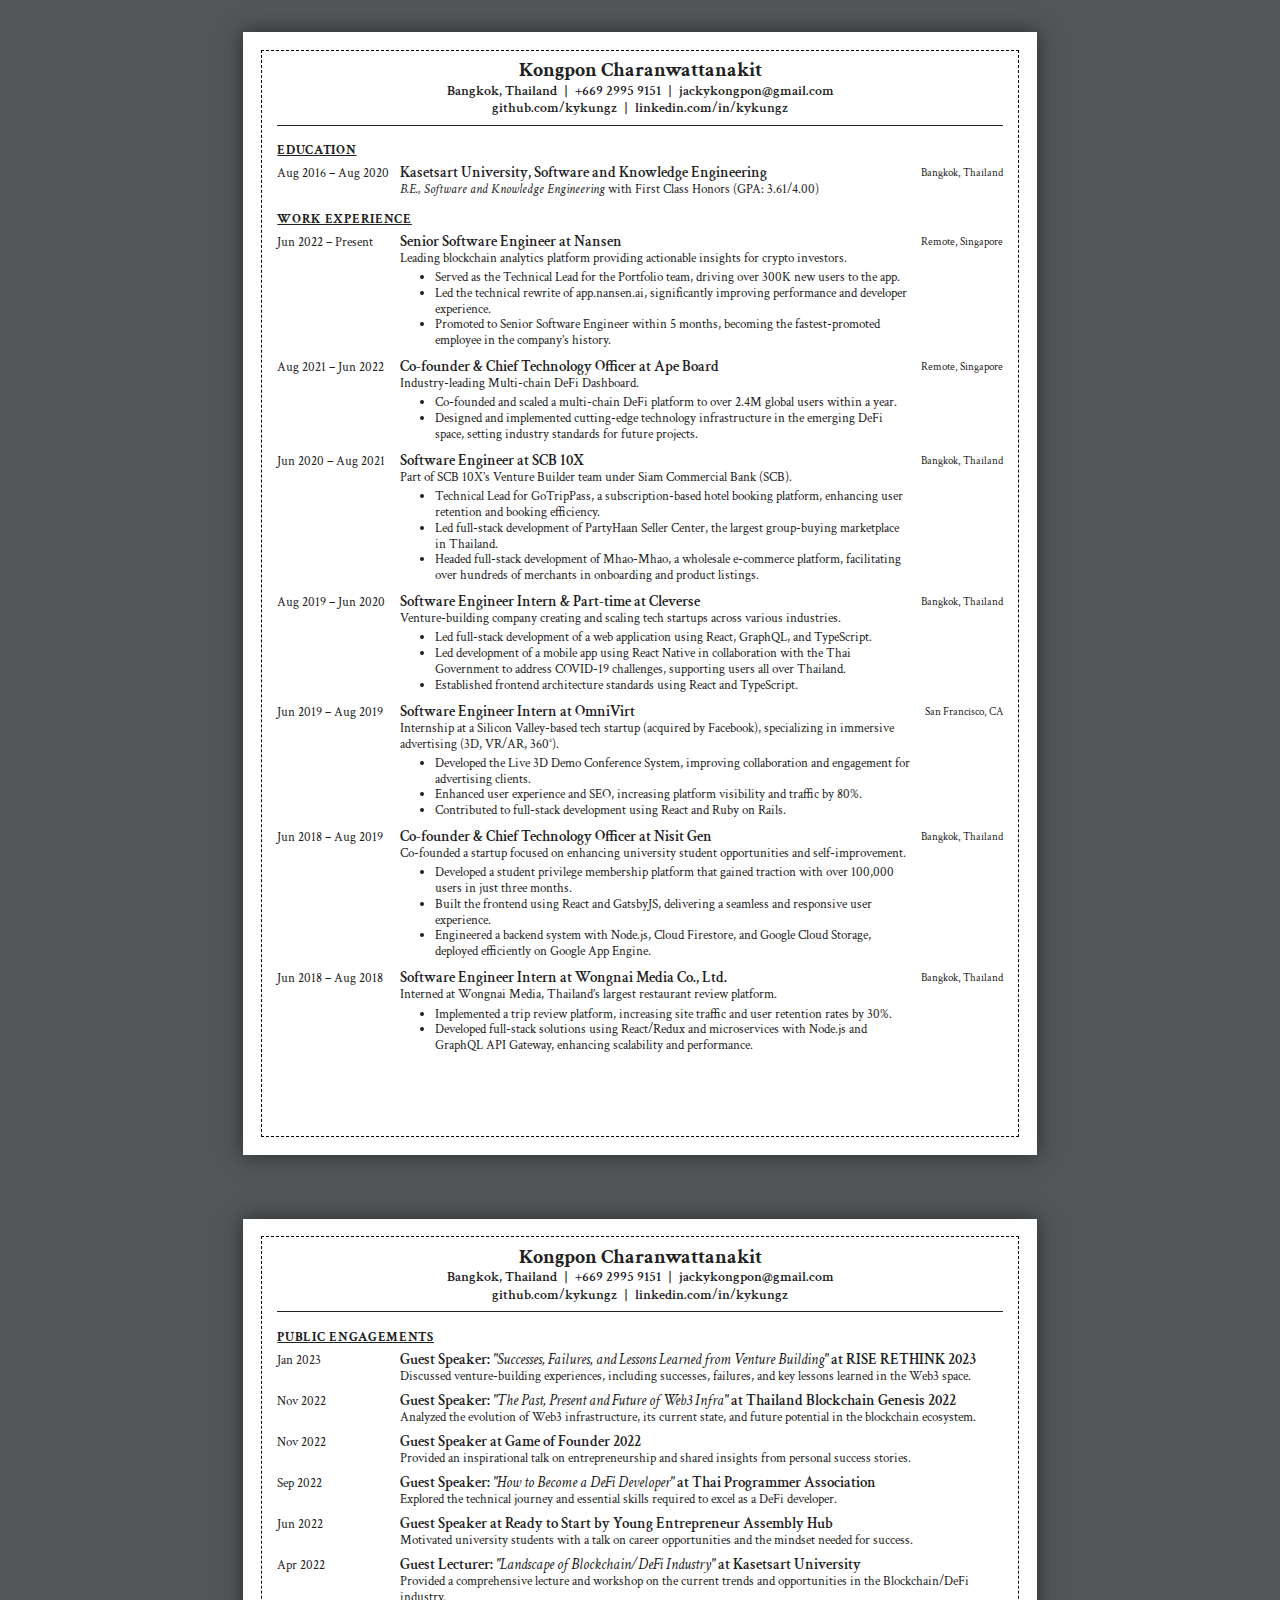
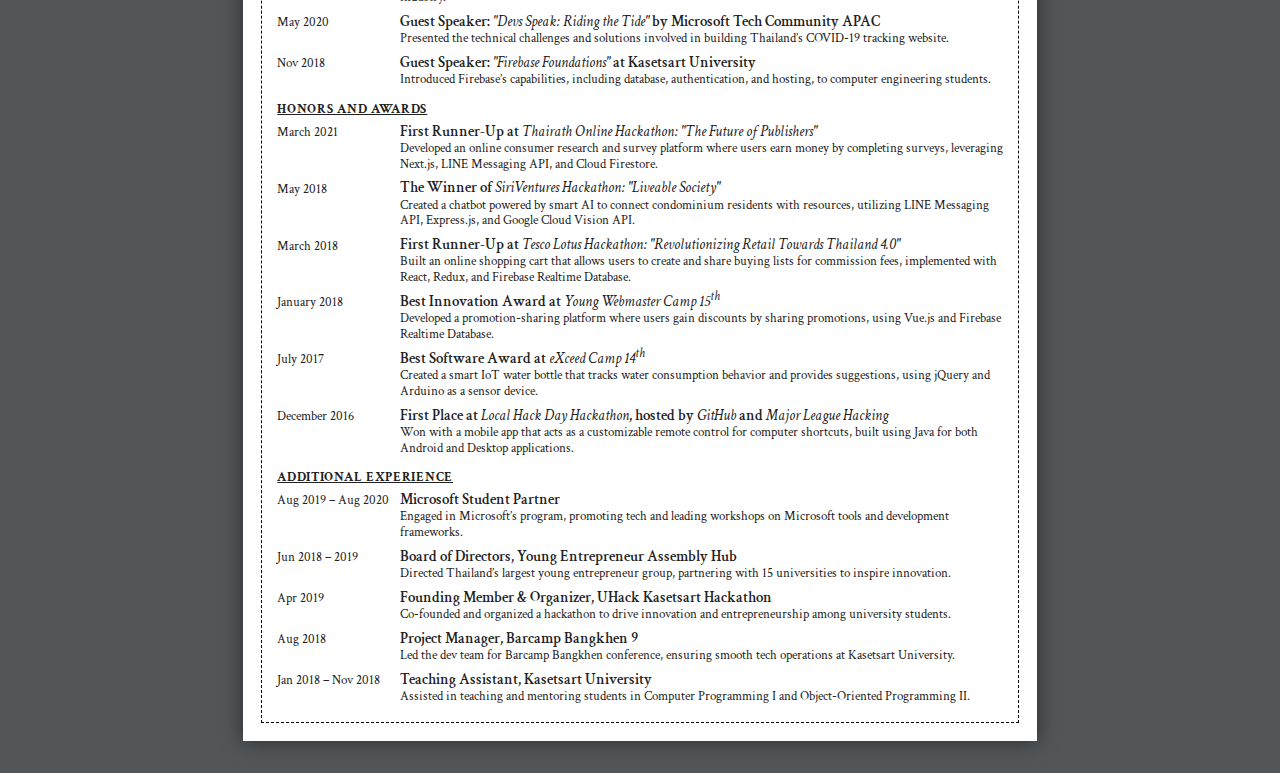
<file: full.html>
<!DOCTYPE html>
<html lang="en">

<head>
  <meta charset="UTF-8">
  <meta name="viewport" content="width=device-width, initial-scale=1.0">
  <meta http-equiv="X-UA-Compatible" content="ie=edge">
  <title>Resume</title>
  <link href="https://fonts.googleapis.com/css?family=Crimson+Text:400,400i,600,600i,700,700i&display=swap"
    rel="stylesheet">
  <link rel="stylesheet" href="./A4.css">
  <link rel="stylesheet" href="./style.css">
  <style>
    html {
      font-size: 7px;
    }
  </style>
</head>

<body style="--bleeding: 0.5cm; --margin: 0.2cm;">
  <!-- 1st Page -->

  <div class="page">
    <div class="container">
      <div class="header-data"></div>
      <div class="section">
        <div class="experience">
          <div class="section__label">
            <span>Education</span>
          </div>
          <div id="education-data"></div>
        </div>
      </div>
      <div class="section">
        <div class="experience">
          <div class="section__label">
            <span>Work Experience</span>
          </div>
          <div id="experience-data"></div>
        </div>
      </div>
    </div>
  </div>

  <!-- 2nd Page -->

  <div class="page">
    <div class="container">
      <div class="header-data"></div>
      <div class="section section-full">
        <div class="experience">
          <div class="section__label">
            <span>Public Engagements</span>
          </div>
          <div id="speaker-data"></div>
        </div>
      </div>
      <div class="section section-full">
        <div class="experience">
          <div class="section__label">
            <span>Honors and Awards</span>
          </div>
          <div id="awards-data"></div>
        </div>
      </div>
      <div class="section section-full">
        <div class="experience">
          <div class="section__label">
            <span>Additional Experience</span>
          </div>
          <div id="extra-data"></div>
        </div>
      </div>
    </div>
  </div>

  <script type="module" src="full.js"></script>

</body>

</html>
</file>
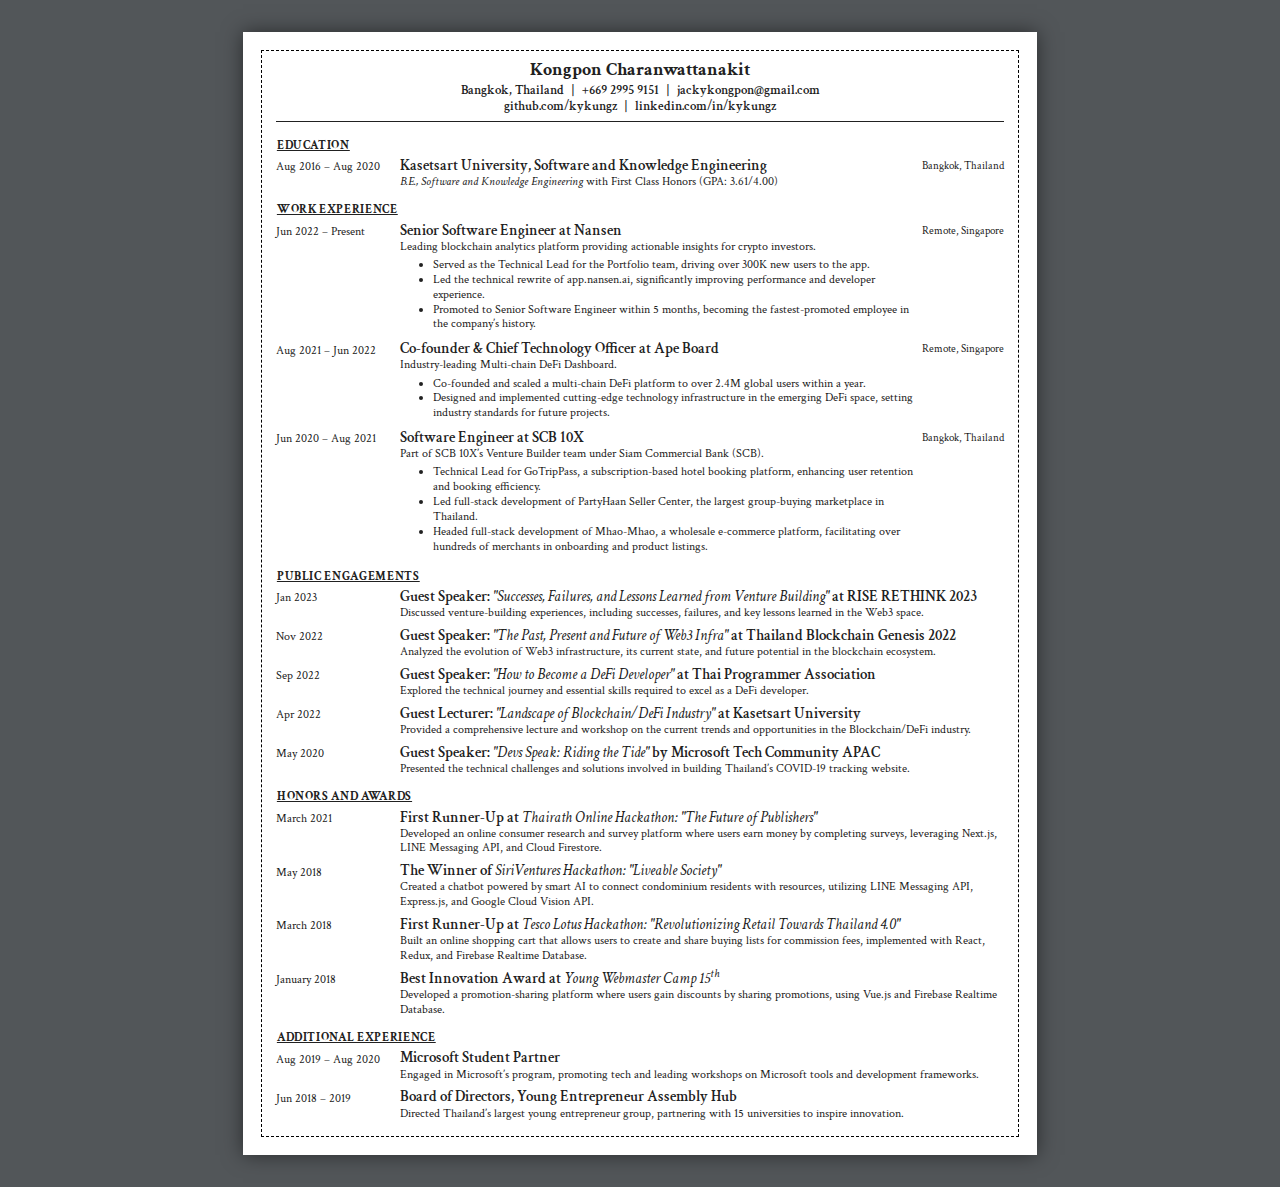
<file: short.html>
<!DOCTYPE html>
<html lang="en">

<head>
  <meta charset="UTF-8">
  <meta name="viewport" content="width=device-width, initial-scale=1.0">
  <meta http-equiv="X-UA-Compatible" content="ie=edge">
  <title>Resume</title>
  <link href="https://fonts.googleapis.com/css?family=Crimson+Text:400,400i,600,600i,700,700i&display=swap"
    rel="stylesheet">
  <link rel="stylesheet" href="./A4.css">
  <link rel="stylesheet" href="./style.css">
</head>

<body style="--bleeding: 0.5cm; --margin: 0.2cm;">
  <!-- 1st Page -->

  <div class="page">
    <div class="container">
      <div class="header-data"></div>
      <div class="section">
        <div class="experience">
          <div class="section__label">
            <span>Education</span>
          </div>
          <div id="education-data"></div>
        </div>
      </div>
      <div class="section">
        <div class="experience">
          <div class="section__label">
            <span>Work Experience</span>
          </div>
          <div id="experience-data"></div>
        </div>
      </div>
      <div class="section section-full">
        <div class="experience">
          <div class="section__label">
            <span>Public Engagements</span>
          </div>
          <div id="speaker-data"></div>
        </div>
      </div>
      <div class="section section-full">
        <div class="experience">
          <div class="section__label">
            <span>Honors and Awards</span>
          </div>
          <div id="awards-data"></div>
        </div>
      </div>
      <div class="section section-full">
        <div class="experience">
          <div class="section__label">
            <span>Additional Experience</span>
          </div>
          <div id="extra-data"></div>
        </div>
      </div>
    </div>
  </div>

  <script type="module" src="short.js"></script>

</body>

</html>
</file>
<file: A4.css>
:root {
  --bleeding: 0.5cm;
  --margin: 1cm;
}

@page {
  size: A4;
  margin: 0;
}
* {
  box-sizing: border-box;
}

body {
  margin: 0 auto;
  padding: 0;
  background: #525659;
  display: flex;
  flex-direction: column;
}

.page {
  display: inline-block;
  position: relative;
  height: 297mm;
  width: 210mm;
  font-size: 12pt;
  margin: 2em auto;
  padding: calc(var(--bleeding) + var(--margin));
  box-shadow: 0 0 0.5cm rgba(0, 0, 0, 0.5);
  background: white;
}

@media screen {
  .page::after {
    position: absolute;
    content: '';
    top: 0;
    left: 0;
    width: calc(100% - var(--bleeding) * 2);
    height: calc(100% - var(--bleeding) * 2);
    margin: var(--bleeding);
    outline: thin dashed black;
    pointer-events: none;
    z-index: 9999;
  }
}

@media print {
  .page {
    margin: 0;
    box-shadow: none;
  }
}
</file>
<file: style.css>
html {
  font-size: 6.6px;
  line-height: 1.25;
  color: #212121;
}

body {
  font-family: 'Crimson Text', serif;
  -webkit-font-smoothing: antialiased;
  -moz-osx-font-smoothing: grayscale;
}

a {
  color: #212121;
  text-decoration: none;
}

i {
  font-weight: 300;
}

.container {
  position: relative;
  display: block;
  font-size: 1.8rem;
  padding: 0 1rem;
}

.top-block {
  margin: 0 auto 2rem;
  padding-bottom: 1rem;
  border-bottom: 0.2rem solid #212121;
}
.top-block__name {
  font-size: 2.8rem;
  text-align: center;
  font-weight: 700;
}
.top-block__address {
  font-size: 2rem;
  font-weight: 600;
  display: block;
  grid-template-columns: 1fr 1fr;
  width: 100%;
}
.top-block__address-center {
  text-align: center;
}
.top-block__address-left {
  text-align: left;
}
.top-block__address-right {
  text-align: right;
}
.top-block__address-spacer::after {
  content: '|';
  margin: 0 5px;
}

.section {
  /* border-top: 0.2rem solid #212121; */
  padding-top: 0.5rem;
  margin-bottom: 1rem;
}
.section__label {
  text-transform: uppercase;
  text-decoration: underline;
  font-size: 1.8rem;
  margin-bottom: 0.75rem;
}
.section__label span {
  margin: 0 0.1rem;
  font-weight: 700;
  letter-spacing: 0.1rem;
}

.experience__item {
  margin-bottom: 4px;
}
.experience__item:after {
  content: '';
  display: table;
  clear: both;
}
.experience__date {
  width: 17%;
  min-height: 0.01rem;
  float: left;
  line-height: 2.75rem;
}
.experience__info {
  float: left;
  width: 83%;
  margin-top: -0.2rem;
}
.experience__title {
  margin-bottom: 0;
}
.experience__title:after {
  content: '';
  display: table;
  clear: both;
}
.experience__title-text {
  font-size: 2.2rem;
  width: 75%;
  float: left;
  font-weight: 600;
}
.section-full .experience__title-text {
  width: 100%;
}
.experience__title-location {
  font-size: 1.6rem;
  width: 25%;
  float: left;
  text-align: right;
  line-height: 2.75rem;
}
.experience__text {
  width: 85%;
}
.section-full .experience__text {
  width: 100%;
}
.experience__text > p {
  margin-top: 0;
  margin-bottom: 0.5rem;
}
.experience__text span {
  text-decoration: underline;
}
.experience__text ul,
.experience__text ol {
  margin: 0 0 0.8rem;
  list-style-position: outside;
  padding-left: 5rem;
}

sup {
  line-height: 0;
}
</file>
